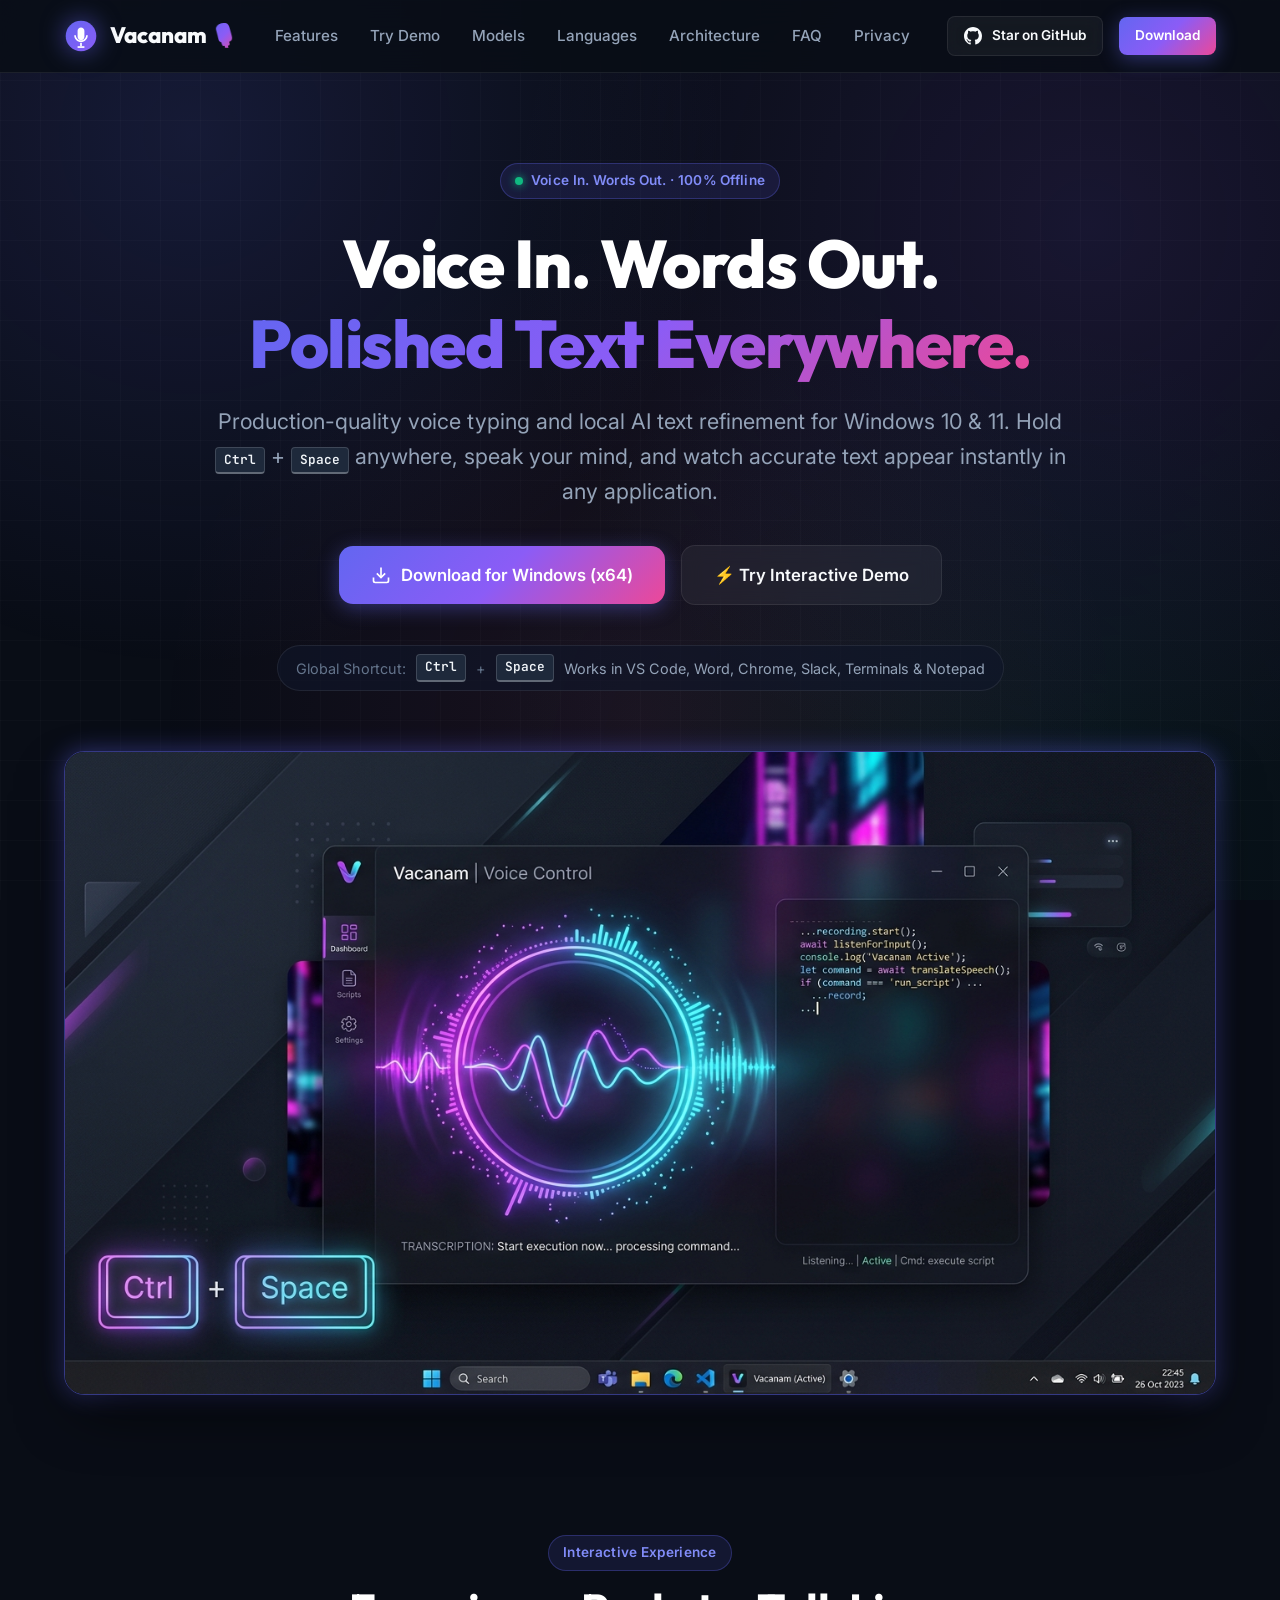
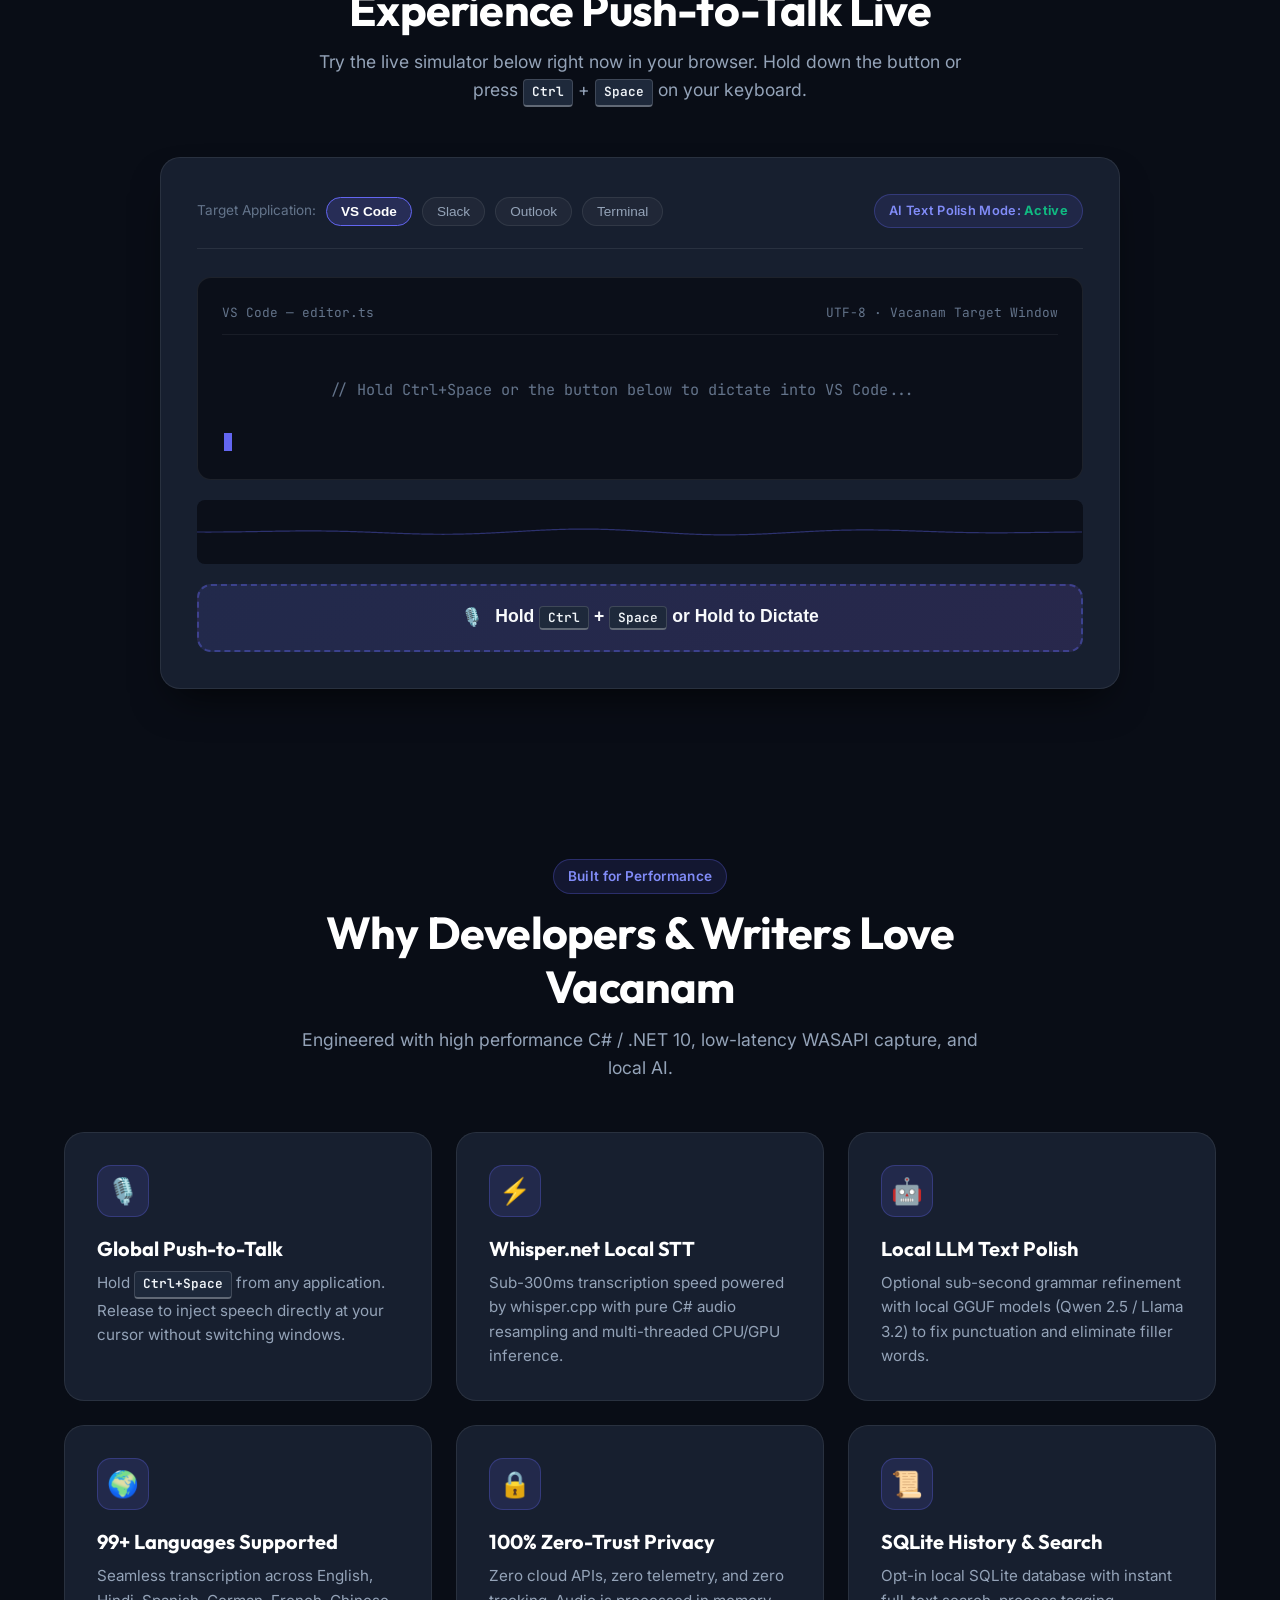
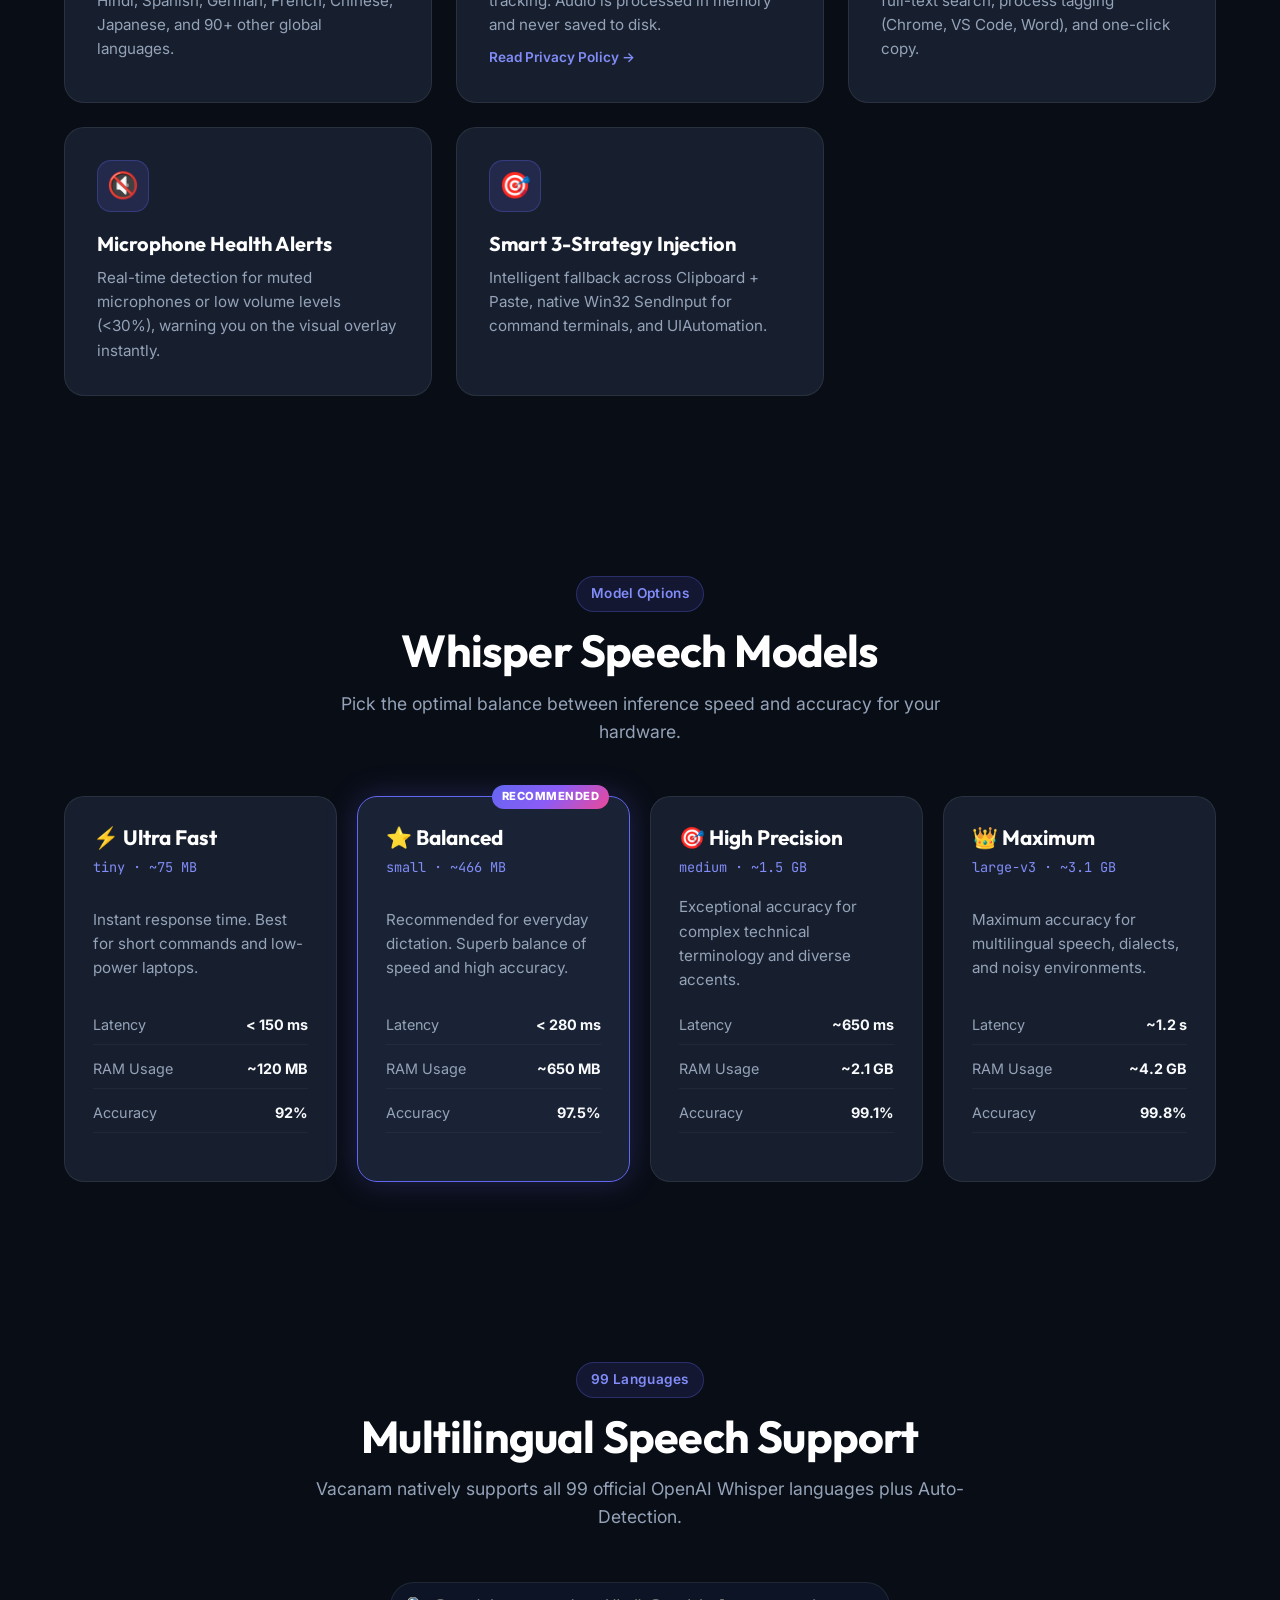
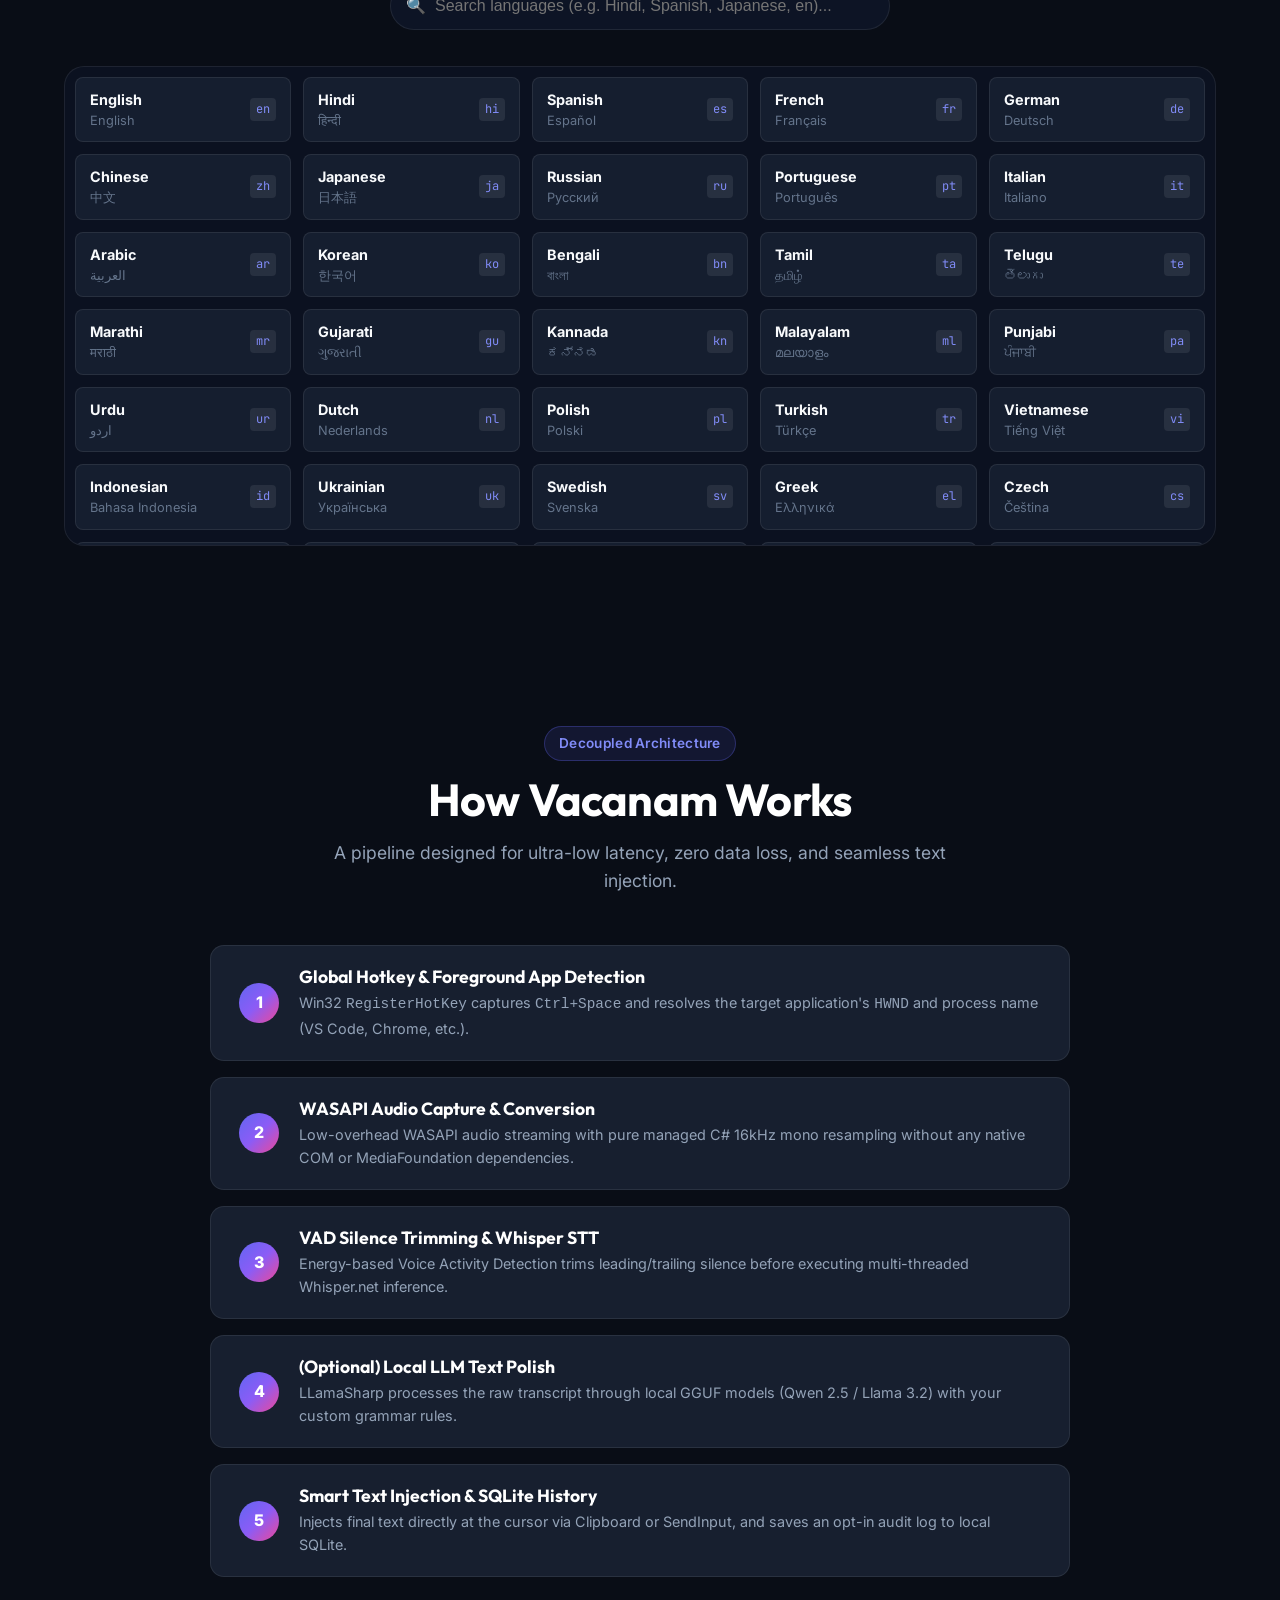
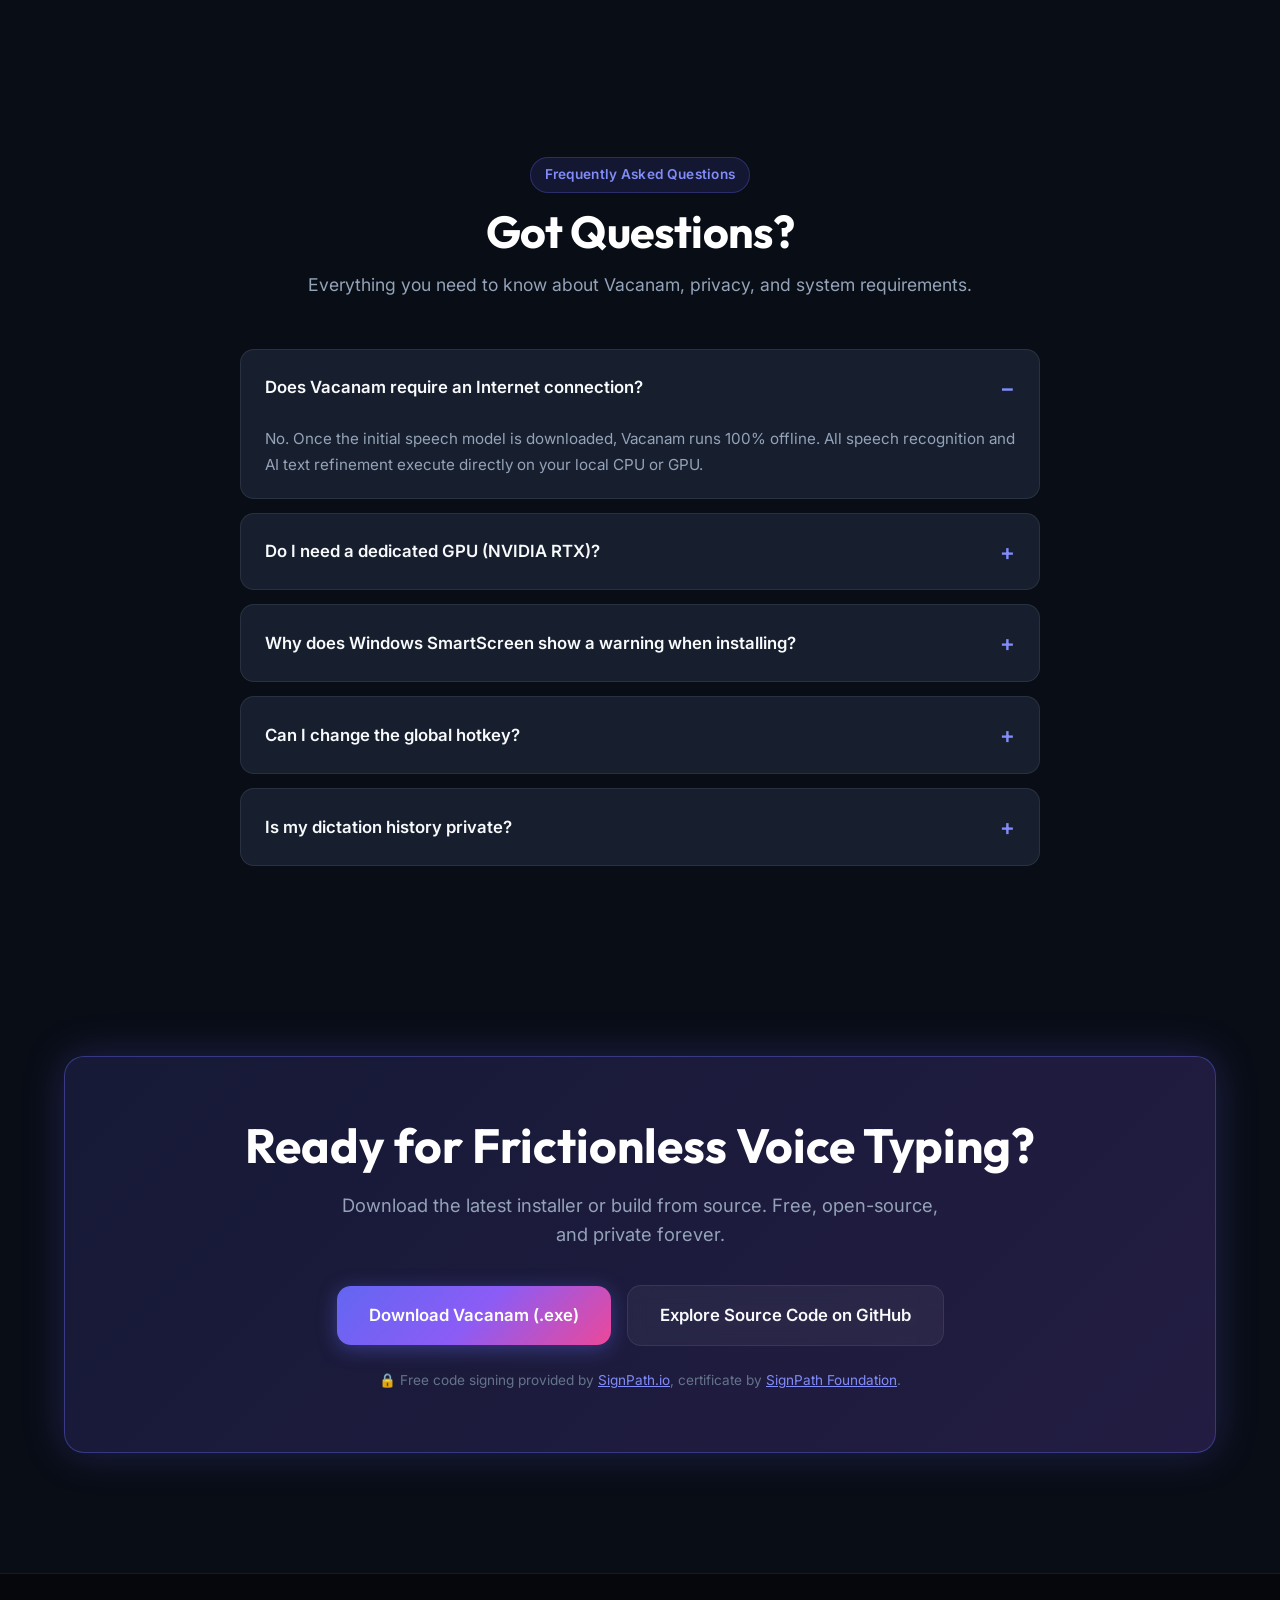
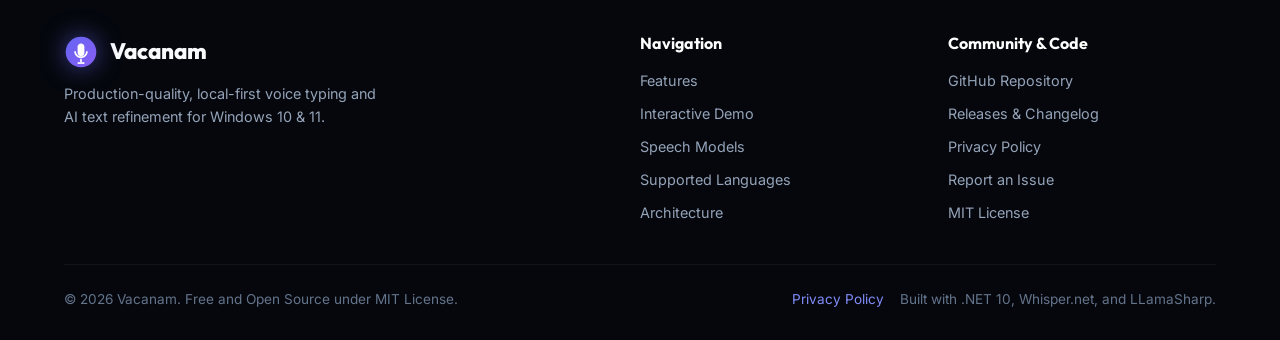
<file: docs/index.html>
<!DOCTYPE html>
<html lang="en">
<head>
  <meta charset="UTF-8">
  <meta name="viewport" content="width=device-width, initial-scale=1.0">
  <title>Vacanam — Voice In. Words Out. | Local Voice Typing for Windows</title>
  
  <!-- SEO Meta Tags -->
  <meta name="description" content="Vacanam: Voice In. Words Out. A free, 100% offline, local-first voice typing and AI text refinement application for Windows. Hold Ctrl+Space anywhere to dictate naturally.">
  <meta name="keywords" content="voice in words out, voice typing, speech to text, whisper, whisper.net, local ai, windows dictation, push to talk, llama, local llm, offline speech recognition, stt, csharp, dotnet, dotnet10, wpf, windows 11, privacy, open source, productivity, devtools, speech recognition, voice control, zero telemetry">
  <meta name="author" content="avikeid2007">
  
  <!-- Open Graph / Social Media -->
  <meta property="og:type" content="website">
  <meta property="og:title" content="Vacanam — Voice In. Words Out. | Local Voice Typing for Windows">
  <meta property="og:description" content="Voice In. Words Out. Hold Ctrl+Space anywhere, speak naturally, and watch polished words appear instantly. 100% offline & private.">
  <meta property="og:image" content="assets/hero-mockup.jpg">
  <meta property="og:url" content="https://avikeid2007.github.io/Vacanam/">
  
  <!-- Twitter Card -->
  <meta name="twitter:card" content="summary_large_image">
  <meta name="twitter:title" content="Vacanam — Voice In. Words Out.">
  <meta name="twitter:description" content="Sub-second local voice typing and grammar polish with Whisper.net & LLamaSharp. Zero cloud dependencies.">
  <meta name="twitter:image" content="assets/hero-mockup.jpg">
  
  <!-- Google Fonts -->
  <link rel="preconnect" href="https://fonts.googleapis.com">
  <link rel="preconnect" href="https://fonts.gstatic.com" crossorigin>
  <link href="https://fonts.googleapis.com/css2?family=Inter:wght@400;500;600;700&family=JetBrains+Mono:wght@400;500;700&family=Outfit:wght@600;700;800;900&display=swap" rel="stylesheet">
  
  <!-- Styles -->
  <link rel="stylesheet" href="styles.css">
</head>
<body>

  <!-- Ambient Glow & Grid Background -->
  <div class="bg-mesh"></div>
  <div class="bg-grid"></div>

  <!-- ── Header ───────────────────────────────────────────────────────────── -->
  <header class="site-header">
    <div class="container nav-container">
      <a href="#" class="brand-logo">
        <svg viewBox="0 0 40 40" fill="none" xmlns="http://www.w3.org/2000/svg">
          <circle cx="20" cy="20" r="18" fill="url(#brandGrad)" />
          <path d="M20 10C17.79 10 16 11.79 16 14V21C16 23.21 17.79 25 20 25C22.21 25 24 23.21 24 21V14C24 11.79 22.21 10 20 10Z" fill="white"/>
          <path d="M12 19C12 23.42 15.58 27 20 27C24.42 27 28 23.42 28 19H26C26 22.31 23.31 25 20 25C16.69 25 14 22.31 14 19H12Z" fill="white"/>
          <path d="M19 28H21V32H19V28Z" fill="white"/>
          <path d="M16 32H24V34H16V32Z" fill="white"/>
          <defs>
            <linearGradient id="brandGrad" x1="0" y1="0" x2="40" y2="40" gradientUnits="userSpaceOnUse">
              <stop stop-color="#6366F1"/>
              <stop offset="1" stop-color="#8B5CF6"/>
            </linearGradient>
          </defs>
        </svg>
        <span>Vacanam <span class="gradient-text">🎙️</span></span>
      </a>

      <ul class="nav-links">
        <li><a href="#features">Features</a></li>
        <li><a href="#playground">Try Demo</a></li>
        <li><a href="#models">Models</a></li>
        <li><a href="#languages">Languages</a></li>
        <li><a href="#architecture">Architecture</a></li>
        <li><a href="#faq">FAQ</a></li>
        <li><a href="privacy.html">Privacy</a></li>
      </ul>

      <div class="nav-actions">
        <a href="https://github.com/avikeid2007/Vacanam" target="_blank" rel="noopener" class="btn btn-secondary btn-sm">
          <svg height="18" width="18" viewBox="0 0 16 16" fill="currentColor"><path d="M8 0C3.58 0 0 3.58 0 8c0 3.54 2.29 6.53 5.47 7.59.4.07.55-.17.55-.38 0-.19-.01-.82-.01-1.49-2.01.37-2.53-.49-2.69-.94-.09-.23-.48-.94-.82-1.13-.28-.15-.68-.52-.01-.53.63-.01 1.08.58 1.23.82.72 1.21 1.87.87 2.33.66.07-.52.28-.87.51-1.07-1.78-.2-3.64-.89-3.64-3.95 0-.87.31-1.59.82-2.15-.08-.2-.36-1.02.08-2.12 0 0 .67-.21 2.2.82.64-.18 1.32-.27 2-.27.68 0 1.36.09 2 .27 1.53-1.04 2.2-.82 2.2-.82.44 1.1.16 1.92.08 2.12.51.56.82 1.27.82 2.15 0 3.07-1.87 3.75-3.65 3.95.29.25.54.73.54 1.48 0 1.07-.01 1.93-.01 2.2 0 .21.15.46.55.38A8.013 8.013 0 0016 8c0-4.42-3.58-8-8-8z"/></svg>
          <span>Star on GitHub</span>
        </a>
        <a href="https://github.com/avikeid2007/Vacanam/releases/latest" target="_blank" rel="noopener" class="btn btn-primary btn-sm">
          <span>Download</span>
        </a>
      </div>
    </div>
  </header>

  <!-- ── Hero Section ──────────────────────────────────────────────────────── -->
  <section class="hero-section">
    <div class="container">
      <div class="hero-content">
        <div class="badge pulse">
          <span>Voice In. Words Out. · 100% Offline</span>
        </div>
        
        <h1 class="hero-title">
          Voice In. Words Out. <br>
          <span class="gradient-text">Polished Text Everywhere.</span>
        </h1>
        
        <p class="hero-subtitle">
          Production-quality voice typing and local AI text refinement for Windows 10 & 11.
          Hold <kbd class="key-badge">Ctrl</kbd> + <kbd class="key-badge">Space</kbd> anywhere, speak your mind, and watch accurate text appear instantly in any application.
        </p>

        <div class="hero-cta">
          <a href="https://github.com/avikeid2007/Vacanam/releases/latest" target="_blank" rel="noopener" class="btn btn-primary btn-lg btn-glow">
            <svg width="20" height="20" viewBox="0 0 24 24" fill="none" stroke="currentColor" stroke-width="2"><path d="M21 15v4a2 2 0 0 1-2 2H5a2 2 0 0 1-2-2v-4"/><polyline points="7 10 12 15 17 10"/><line x1="12" y1="15" x2="12" y2="3"/></svg>
            <span>Download for Windows (x64)</span>
          </a>
          <a href="#playground" class="btn btn-secondary btn-lg">
            <span>⚡ Try Interactive Demo</span>
          </a>
        </div>

        <div class="hero-shortcut-hint">
          <span>Global Shortcut:</span>
          <kbd class="key-badge">Ctrl</kbd> + <kbd class="key-badge">Space</kbd>
          <span style="color: var(--text-secondary);">Works in VS Code, Word, Chrome, Slack, Terminals & Notepad</span>
        </div>
      </div>

      <!-- App Mockup Banner -->
      <div class="hero-visual">
        <img src="assets/hero-mockup.jpg" alt="Vacanam Windows 11 Voice Control Desktop Mockup" width="1200" height="675">
      </div>
    </div>
  </section>

  <!-- ── Interactive Playground / Simulator ────────────────────────────────── -->
  <section id="playground" class="playground-section">
    <div class="container">
      <div class="section-header">
        <div class="badge">Interactive Experience</div>
        <h2 class="section-title">Experience Push-to-Talk Live</h2>
        <p class="section-desc">Try the live simulator below right now in your browser. Hold down the button or press <kbd class="key-badge">Ctrl</kbd> + <kbd class="key-badge">Space</kbd> on your keyboard.</p>
      </div>

      <div class="simulator-container">
        <div class="simulator-topbar">
          <div class="target-app-selector">
            <span style="font-size: 0.85rem; color: var(--text-muted);">Target Application:</span>
            <button class="app-chip active">VS Code</button>
            <button class="app-chip">Slack</button>
            <button class="app-chip">Outlook</button>
            <button class="app-chip">Terminal</button>
          </div>
          <div class="badge" style="font-size: 0.8rem;">
            <span>AI Text Polish Mode: <strong style="color: #10B981;">Active</strong></span>
          </div>
        </div>

        <!-- Editor Target Mockup -->
        <div class="editor-mockup">
          <div class="editor-header">
            <span id="targetAppTitle">VS Code — editor.ts</span>
            <span>UTF-8 · Vacanam Target Window</span>
          </div>
          <div class="typing-text" id="typingOutput">
            <span style="color: var(--text-muted);">// Hold Ctrl+Space or the button below to dictate into VS Code...</span>
          </div>
          <span class="cursor-blink"></span>
        </div>

        <!-- Simulated Audio Waveform -->
        <canvas id="waveformCanvas" class="canvas-waveform"></canvas>

        <!-- Push to talk button -->
        <button id="pttBtn" class="ptt-interactive-btn">
          <span>🎙️</span>
          <span>Hold <kbd class="key-badge">Ctrl</kbd> + <kbd class="key-badge">Space</kbd> or <strong>Hold to Dictate</strong></span>
        </button>
      </div>
    </div>
  </section>

  <!-- ── Features Section ─────────────────────────────────────────────────── -->
  <section id="features" class="features-section">
    <div class="container">
      <div class="section-header">
        <div class="badge">Built for Performance</div>
        <h2 class="section-title">Why Developers & Writers Love Vacanam</h2>
        <p class="section-desc">Engineered with high performance C# / .NET 10, low-latency WASAPI capture, and local AI.</p>
      </div>

      <div class="features-grid">
        <div class="feature-card">
          <div class="feature-icon">🎙️</div>
          <h3 class="feature-title">Global Push-to-Talk</h3>
          <p class="feature-desc">Hold <kbd class="key-badge">Ctrl+Space</kbd> from any application. Release to inject speech directly at your cursor without switching windows.</p>
        </div>

        <div class="feature-card">
          <div class="feature-icon">⚡</div>
          <h3 class="feature-title">Whisper.net Local STT</h3>
          <p class="feature-desc">Sub-300ms transcription speed powered by whisper.cpp with pure C# audio resampling and multi-threaded CPU/GPU inference.</p>
        </div>

        <div class="feature-card">
          <div class="feature-icon">🤖</div>
          <h3 class="feature-title">Local LLM Text Polish</h3>
          <p class="feature-desc">Optional sub-second grammar refinement with local GGUF models (Qwen 2.5 / Llama 3.2) to fix punctuation and eliminate filler words.</p>
        </div>

        <div class="feature-card">
          <div class="feature-icon">🌍</div>
          <h3 class="feature-title">99+ Languages Supported</h3>
          <p class="feature-desc">Seamless transcription across English, Hindi, Spanish, German, French, Chinese, Japanese, and 90+ other global languages.</p>
        </div>

        <div class="feature-card">
          <div class="feature-icon">🔒</div>
          <h3 class="feature-title">100% Zero-Trust Privacy</h3>
          <p class="feature-desc">Zero cloud APIs, zero telemetry, and zero tracking. Audio is processed in memory and never saved to disk.</p>
          <a href="privacy.html" style="color: var(--text-accent); font-weight: 600; font-size: 0.85rem; display: inline-flex; align-items: center; gap: 4px; margin-top: 10px;">Read Privacy Policy →</a>
        </div>

        <div class="feature-card">
          <div class="feature-icon">📜</div>
          <h3 class="feature-title">SQLite History & Search</h3>
          <p class="feature-desc">Opt-in local SQLite database with instant full-text search, process tagging (Chrome, VS Code, Word), and one-click copy.</p>
        </div>

        <div class="feature-card">
          <div class="feature-icon">🔇</div>
          <h3 class="feature-title">Microphone Health Alerts</h3>
          <p class="feature-desc">Real-time detection for muted microphones or low volume levels (&lt;30%), warning you on the visual overlay instantly.</p>
        </div>

        <div class="feature-card">
          <div class="feature-icon">🎯</div>
          <h3 class="feature-title">Smart 3-Strategy Injection</h3>
          <p class="feature-desc">Intelligent fallback across Clipboard + Paste, native Win32 SendInput for command terminals, and UIAutomation.</p>
        </div>
      </div>
    </div>
  </section>

  <!-- ── Model Matrix ─────────────────────────────────────────────────────── -->
  <section id="models" class="models-section">
    <div class="container">
      <div class="section-header">
        <div class="badge">Model Options</div>
        <h2 class="section-title">Whisper Speech Models</h2>
        <p class="section-desc">Pick the optimal balance between inference speed and accuracy for your hardware.</p>
      </div>

      <div class="models-grid">
        <div class="model-card">
          <div class="model-header">
            <h3 class="model-name">⚡ Ultra Fast</h3>
            <span class="model-size-badge">tiny · ~75 MB</span>
          </div>
          <p class="feature-desc">Instant response time. Best for short commands and low-power laptops.</p>
          <ul class="model-stats">
            <li><span>Latency</span> <strong>&lt; 150 ms</strong></li>
            <li><span>RAM Usage</span> <strong>~120 MB</strong></li>
            <li><span>Accuracy</span> <strong>92%</strong></li>
          </ul>
        </div>

        <div class="model-card recommended">
          <div class="model-header">
            <h3 class="model-name">⭐ Balanced</h3>
            <span class="model-size-badge">small · ~466 MB</span>
          </div>
          <p class="feature-desc">Recommended for everyday dictation. Superb balance of speed and high accuracy.</p>
          <ul class="model-stats">
            <li><span>Latency</span> <strong>&lt; 280 ms</strong></li>
            <li><span>RAM Usage</span> <strong>~650 MB</strong></li>
            <li><span>Accuracy</span> <strong>97.5%</strong></li>
          </ul>
        </div>

        <div class="model-card">
          <div class="model-header">
            <h3 class="model-name">🎯 High Precision</h3>
            <span class="model-size-badge">medium · ~1.5 GB</span>
          </div>
          <p class="feature-desc">Exceptional accuracy for complex technical terminology and diverse accents.</p>
          <ul class="model-stats">
            <li><span>Latency</span> <strong>~650 ms</strong></li>
            <li><span>RAM Usage</span> <strong>~2.1 GB</strong></li>
            <li><span>Accuracy</span> <strong>99.1%</strong></li>
          </ul>
        </div>

        <div class="model-card">
          <div class="model-header">
            <h3 class="model-name">👑 Maximum</h3>
            <span class="model-size-badge">large-v3 · ~3.1 GB</span>
          </div>
          <p class="feature-desc">Maximum accuracy for multilingual speech, dialects, and noisy environments.</p>
          <ul class="model-stats">
            <li><span>Latency</span> <strong>~1.2 s</strong></li>
            <li><span>RAM Usage</span> <strong>~4.2 GB</strong></li>
            <li><span>Accuracy</span> <strong>99.8%</strong></li>
          </ul>
        </div>
      </div>
    </div>
  </section>

  <!-- ── Supported Languages ──────────────────────────────────────────────── -->
  <section id="languages" class="languages-section">
    <div class="container">
      <div class="section-header">
        <div class="badge" id="langCountBadge">99 Languages</div>
        <h2 class="section-title">Multilingual Speech Support</h2>
        <p class="section-desc">Vacanam natively supports all 99 official OpenAI Whisper languages plus Auto-Detection.</p>
      </div>

      <div class="lang-search-bar">
        <span class="lang-search-icon">🔍</span>
        <input type="text" id="langSearchInput" class="lang-search-input" placeholder="Search languages (e.g. Hindi, Spanish, Japanese, en)...">
      </div>

      <div id="languagesGrid" class="languages-grid">
        <!-- Injected via JavaScript -->
      </div>
    </div>
  </section>

  <!-- ── Architecture Pipeline ────────────────────────────────────────────── -->
  <section id="architecture" class="arch-section">
    <div class="container">
      <div class="section-header">
        <div class="badge">Decoupled Architecture</div>
        <h2 class="section-title">How Vacanam Works</h2>
        <p class="section-desc">A pipeline designed for ultra-low latency, zero data loss, and seamless text injection.</p>
      </div>

      <div class="pipeline-diagram">
        <div class="pipeline-step">
          <div class="step-num">1</div>
          <div class="step-info">
            <h4>Global Hotkey & Foreground App Detection</h4>
            <p>Win32 <code>RegisterHotKey</code> captures <code>Ctrl+Space</code> and resolves the target application's <code>HWND</code> and process name (VS Code, Chrome, etc.).</p>
          </div>
        </div>

        <div class="pipeline-step">
          <div class="step-num">2</div>
          <div class="step-info">
            <h4>WASAPI Audio Capture & Conversion</h4>
            <p>Low-overhead WASAPI audio streaming with pure managed C# 16kHz mono resampling without any native COM or MediaFoundation dependencies.</p>
          </div>
        </div>

        <div class="pipeline-step">
          <div class="step-num">3</div>
          <div class="step-info">
            <h4>VAD Silence Trimming & Whisper STT</h4>
            <p>Energy-based Voice Activity Detection trims leading/trailing silence before executing multi-threaded Whisper.net inference.</p>
          </div>
        </div>

        <div class="pipeline-step">
          <div class="step-num">4</div>
          <div class="step-info">
            <h4>(Optional) Local LLM Text Polish</h4>
            <p>LLamaSharp processes the raw transcript through local GGUF models (Qwen 2.5 / Llama 3.2) with your custom grammar rules.</p>
          </div>
        </div>

        <div class="pipeline-step">
          <div class="step-num">5</div>
          <div class="step-info">
            <h4>Smart Text Injection & SQLite History</h4>
            <p>Injects final text directly at the cursor via Clipboard or SendInput, and saves an opt-in audit log to local SQLite.</p>
          </div>
        </div>
      </div>
    </div>
  </section>

  <!-- ── FAQ Section ──────────────────────────────────────────────────────── -->
  <section id="faq" class="faq-section">
    <div class="container">
      <div class="section-header">
        <div class="badge">Frequently Asked Questions</div>
        <h2 class="section-title">Got Questions?</h2>
        <p class="section-desc">Everything you need to know about Vacanam, privacy, and system requirements.</p>
      </div>

      <div class="faq-list">
        <div class="faq-item active">
          <div class="faq-question">Does Vacanam require an Internet connection?</div>
          <div class="faq-answer">No. Once the initial speech model is downloaded, Vacanam runs 100% offline. All speech recognition and AI text refinement execute directly on your local CPU or GPU.</div>
        </div>

        <div class="faq-item">
          <div class="faq-question">Do I need a dedicated GPU (NVIDIA RTX)?</div>
          <div class="faq-answer">No. Vacanam is heavily optimized for multi-threaded CPU inference. The Ultra Fast (tiny) and Balanced (small) models run smoothly on standard laptops with Intel/AMD processors. CUDA acceleration is available if you have an NVIDIA GPU.</div>
        </div>

        <div class="faq-item">
          <div class="faq-question">Why does Windows SmartScreen show a warning when installing?</div>
          <div class="faq-answer">Vacanam is a free, open-source application built with GitHub Actions. Because it does not use an expensive commercial EV Code Signing certificate, Windows Defender SmartScreen displays a standard informational prompt. Click <strong>More info → Run anyway</strong> to install safely.</div>
        </div>

        <div class="faq-item">
          <div class="faq-question">Can I change the global hotkey?</div>
          <div class="faq-answer">Yes! Open Vacanam Settings from the System Tray icon to configure your preferred shortcut and toggle Push-to-Talk vs Toggle recording modes.</div>
        </div>

        <div class="faq-item">
          <div class="faq-question">Is my dictation history private?</div>
          <div class="faq-answer">Yes, 100%. History recording is completely opt-in and disabled by default. When enabled, records are saved exclusively to a local SQLite database in your <code>%LOCALAPPDATA%\Vacanam\</code> folder.</div>
        </div>
      </div>
    </div>
  </section>

  <!-- ── Call to Action ───────────────────────────────────────────────────── -->
  <section class="cta-section">
    <div class="container">
      <div class="cta-card">
        <h2 class="cta-title">Ready for Frictionless Voice Typing?</h2>
        <p class="cta-desc">Download the latest installer or build from source. Free, open-source, and private forever.</p>
        <div class="hero-cta" style="margin-bottom: 0;">
          <a href="https://github.com/avikeid2007/Vacanam/releases/latest" target="_blank" rel="noopener" class="btn btn-primary btn-lg btn-glow">
            <span>Download Vacanam (.exe)</span>
          </a>
          <a href="https://github.com/avikeid2007/Vacanam" target="_blank" rel="noopener" class="btn btn-secondary btn-lg">
            <span>Explore Source Code on GitHub</span>
          </a>
        </div>
        <p style="font-size: 0.85rem; color: var(--text-muted); margin-top: 24px;">
          🔒 Free code signing provided by <a href="https://signpath.io" target="_blank" rel="noopener" style="color: var(--text-accent); text-decoration: underline;">SignPath.io</a>, certificate by <a href="https://signpath.org" target="_blank" rel="noopener" style="color: var(--text-accent); text-decoration: underline;">SignPath Foundation</a>.
        </p>
      </div>
    </div>
  </section>

  <!-- ── Footer ───────────────────────────────────────────────────────────── -->
  <footer class="site-footer">
    <div class="container">
      <div class="footer-grid">
        <div class="footer-brand">
          <div class="brand-logo">
            <svg viewBox="0 0 40 40" fill="none" xmlns="http://www.w3.org/2000/svg" width="28" height="28">
              <circle cx="20" cy="20" r="18" fill="url(#brandGradFooter)" />
              <path d="M20 10C17.79 10 16 11.79 16 14V21C16 23.21 17.79 25 20 25C22.21 25 24 23.21 24 21V14C24 11.79 22.21 10 20 10Z" fill="white"/>
              <path d="M12 19C12 23.42 15.58 27 20 27C24.42 27 28 23.42 28 19H26C26 22.31 23.31 25 20 25C16.69 25 14 22.31 14 19H12Z" fill="white"/>
              <path d="M19 28H21V32H19V28Z" fill="white"/>
              <path d="M16 32H24V34H16V32Z" fill="white"/>
              <defs>
                <linearGradient id="brandGradFooter" x1="0" y1="0" x2="40" y2="40" gradientUnits="userSpaceOnUse">
                  <stop stop-color="#6366F1"/>
                  <stop offset="1" stop-color="#8B5CF6"/>
                </linearGradient>
              </defs>
            </svg>
            <span>Vacanam</span>
          </div>
          <p>Production-quality, local-first voice typing and AI text refinement for Windows 10 & 11.</p>
        </div>

        <div class="footer-col">
          <h5>Navigation</h5>
          <ul class="footer-links">
            <li><a href="#features">Features</a></li>
            <li><a href="#playground">Interactive Demo</a></li>
            <li><a href="#models">Speech Models</a></li>
            <li><a href="#languages">Supported Languages</a></li>
            <li><a href="#architecture">Architecture</a></li>
          </ul>
        </div>

        <div class="footer-col">
          <h5>Community & Code</h5>
          <ul class="footer-links">
            <li><a href="https://github.com/avikeid2007/Vacanam" target="_blank" rel="noopener">GitHub Repository</a></li>
            <li><a href="https://github.com/avikeid2007/Vacanam/releases" target="_blank" rel="noopener">Releases & Changelog</a></li>
            <li><a href="privacy.html">Privacy Policy</a></li>
            <li><a href="https://github.com/avikeid2007/Vacanam/issues" target="_blank" rel="noopener">Report an Issue</a></li>
            <li><a href="https://github.com/avikeid2007/Vacanam/blob/main/LICENSE" target="_blank" rel="noopener">MIT License</a></li>
          </ul>
        </div>
      </div>

      <div class="footer-bottom">
        <span>© 2026 Vacanam. Free and Open Source under MIT License.</span>
        <span><a href="privacy.html" style="color: var(--text-accent); margin-right: 12px;">Privacy Policy</a> Built with .NET 10, Whisper.net, and LLamaSharp.</span>
      </div>
    </div>
  </footer>

  <!-- Scripts -->
  <script src="app.js"></script>
</body>
</html>
</file>
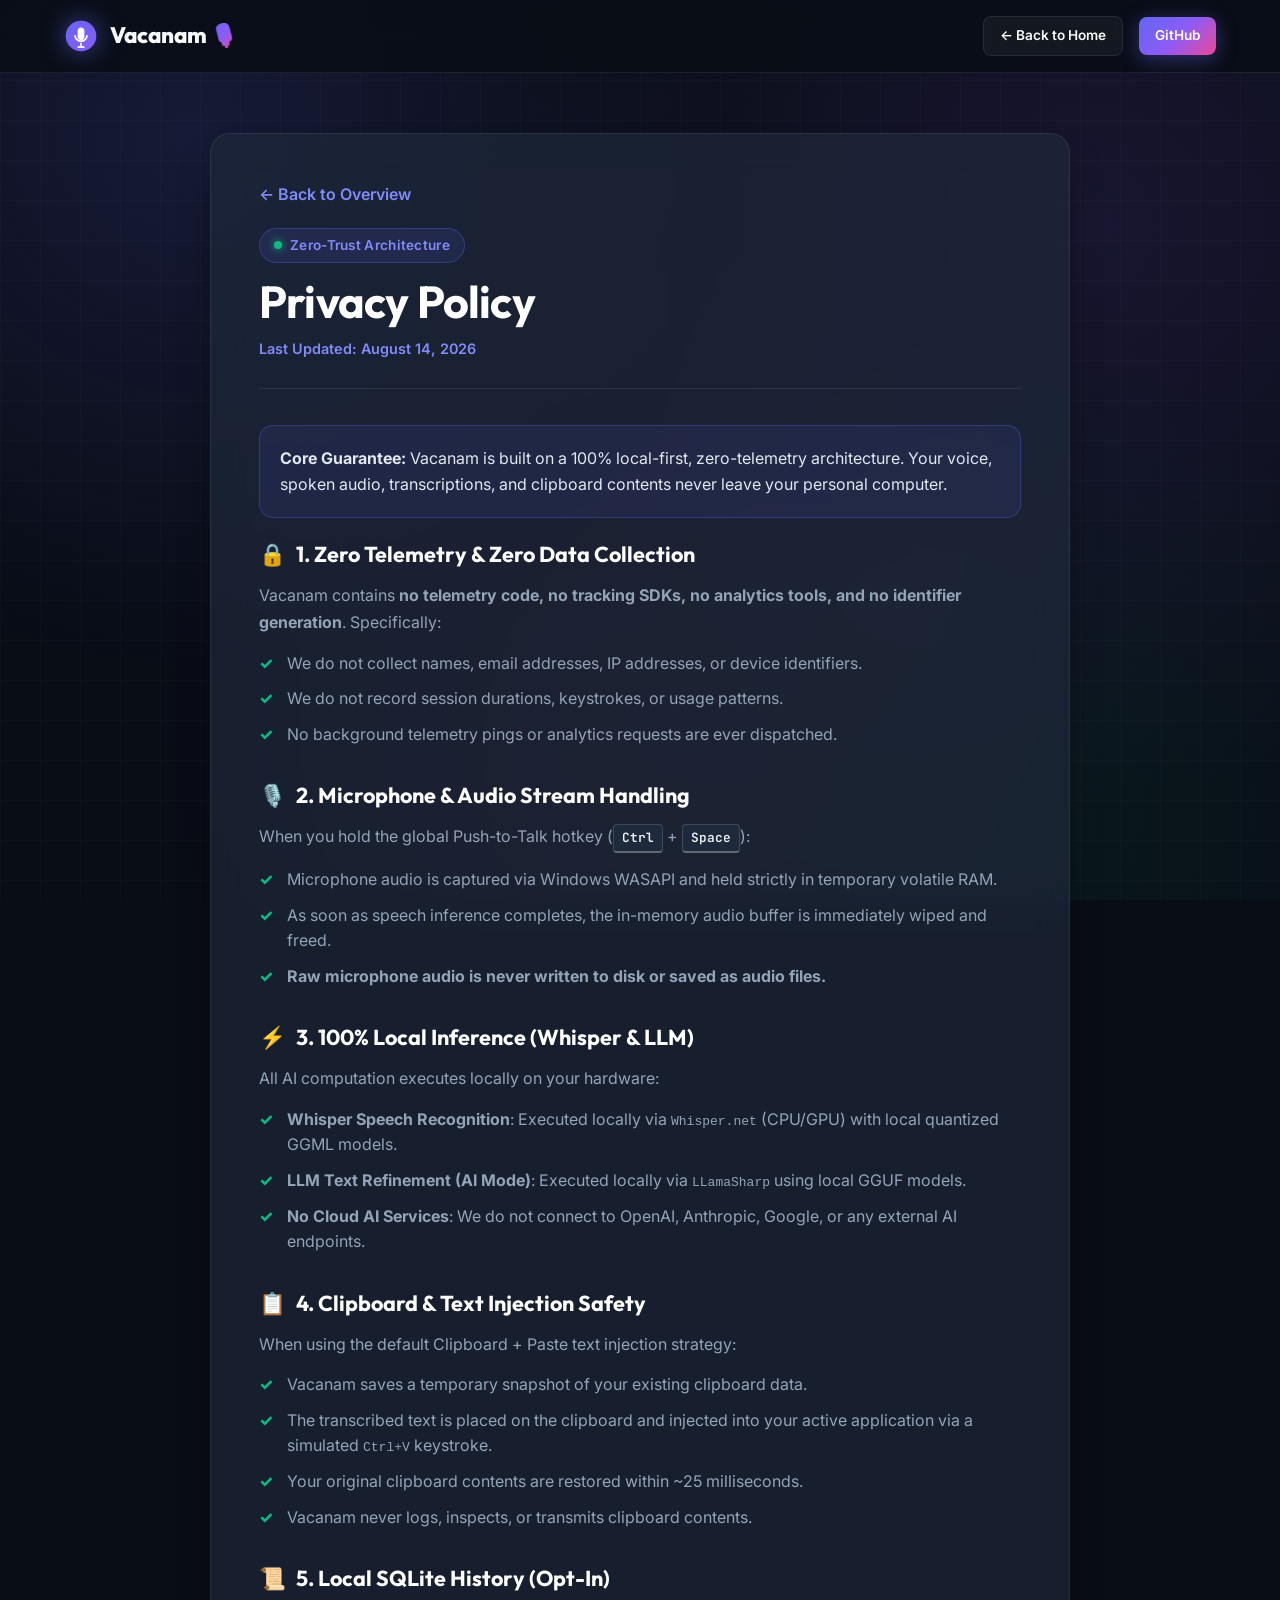
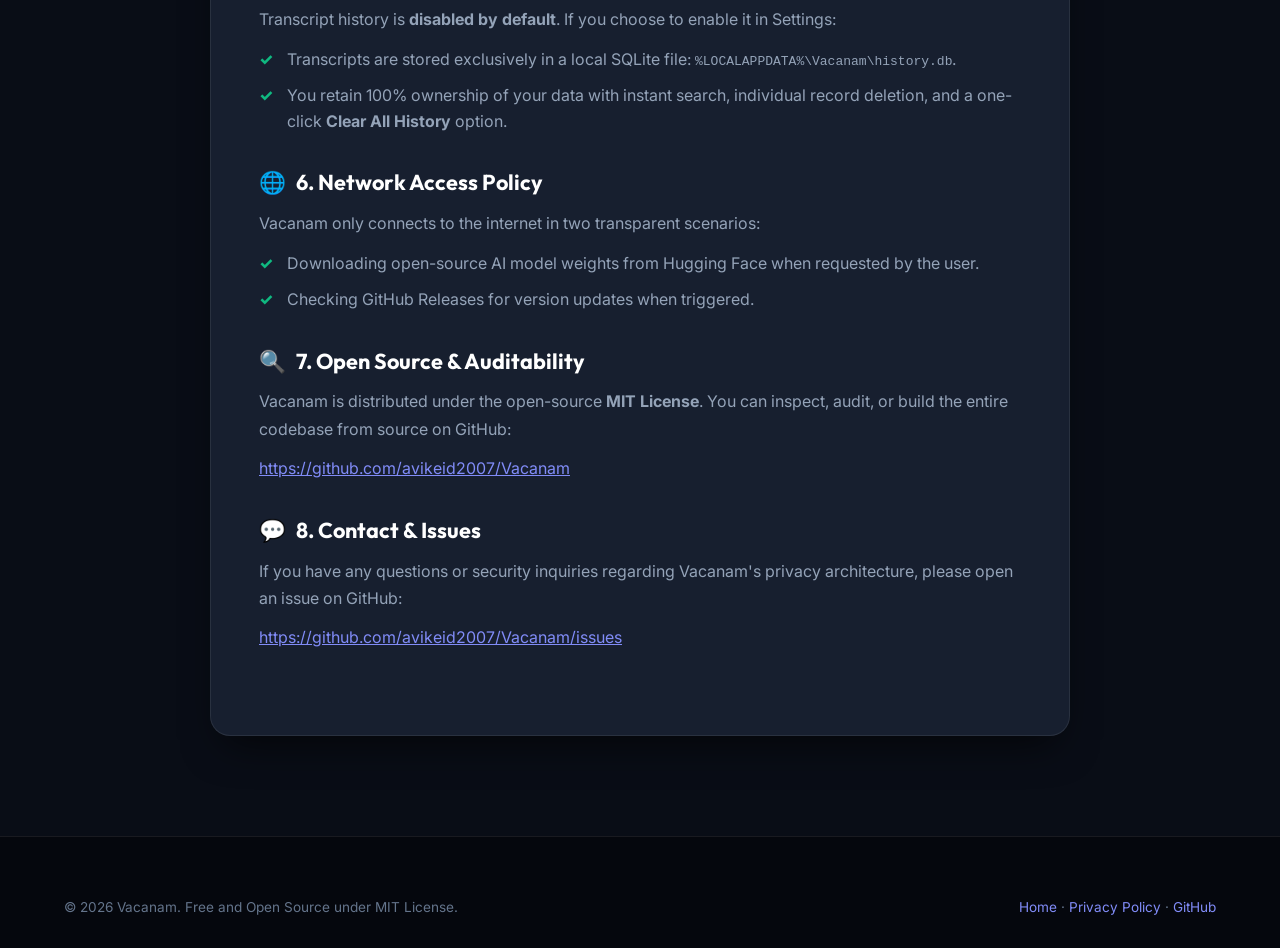
<file: docs/privacy.html>
<!DOCTYPE html>
<html lang="en">
<head>
  <meta charset="UTF-8">
  <meta name="viewport" content="width=device-width, initial-scale=1.0">
  <title>Privacy Policy — Vacanam Local Voice Typing</title>
  
  <!-- SEO Meta Tags -->
  <meta name="description" content="Vacanam Privacy Policy. 100% offline, zero telemetry, local speech processing on Windows. Your audio and text never leave your machine.">
  <meta name="keywords" content="vacanam privacy policy, offline speech privacy, local ai voice typing privacy, zero telemetry">
  <meta name="author" content="avikeid2007">
  
  <!-- Open Graph -->
  <meta property="og:type" content="website">
  <meta property="og:title" content="Privacy Policy — Vacanam Local Voice Typing">
  <meta property="og:description" content="Zero telemetry, 100% offline inference. Audio is processed in memory and never saved to disk.">
  <meta property="og:image" content="assets/hero-mockup.jpg">
  <meta property="og:url" content="https://avikeid2007.github.io/Vacanam/privacy.html">
  
  <!-- Google Fonts -->
  <link rel="preconnect" href="https://fonts.googleapis.com">
  <link rel="preconnect" href="https://fonts.gstatic.com" crossorigin>
  <link href="https://fonts.googleapis.com/css2?family=Inter:wght@400;500;600;700&family=JetBrains+Mono:wght@400;500;700&family=Outfit:wght@600;700;800;900&display=swap" rel="stylesheet">
  
  <!-- Styles -->
  <link rel="stylesheet" href="styles.css">
  <style>
    .privacy-content {
      max-width: 860px;
      margin: 60px auto 100px;
      background: var(--bg-card);
      backdrop-filter: blur(20px);
      -webkit-backdrop-filter: blur(20px);
      border: 1px solid var(--border-subtle);
      border-radius: var(--radius-lg);
      padding: 48px;
      box-shadow: var(--shadow-lg);
    }
    .privacy-header {
      border-bottom: 1px solid var(--border-subtle);
      padding-bottom: 28px;
      margin-bottom: 36px;
    }
    .privacy-title {
      font-size: clamp(2rem, 3.5vw, 2.8rem);
      margin-top: 12px;
      letter-spacing: -0.8px;
    }
    .privacy-date {
      color: var(--text-accent);
      font-size: 0.9rem;
      font-weight: 600;
      margin-top: 8px;
    }
    .privacy-section {
      margin-bottom: 36px;
    }
    .privacy-section h3 {
      font-size: 1.35rem;
      margin-bottom: 14px;
      color: #FFFFFF;
      display: flex;
      align-items: center;
      gap: 10px;
    }
    .privacy-section p {
      font-size: 1rem;
      color: var(--text-secondary);
      line-height: 1.7;
      margin-bottom: 12px;
    }
    .privacy-section ul {
      list-style: none;
      padding-left: 0;
      margin: 14px 0;
      display: flex;
      flex-direction: column;
      gap: 10px;
    }
    .privacy-section ul li {
      position: relative;
      padding-left: 28px;
      color: var(--text-secondary);
      line-height: 1.6;
    }
    .privacy-section ul li::before {
      content: '✓';
      position: absolute;
      left: 0;
      color: var(--success);
      font-weight: 800;
    }
    .callout-box {
      background: rgba(99, 102, 241, 0.1);
      border: 1px solid rgba(99, 102, 241, 0.3);
      border-radius: var(--radius-md);
      padding: 20px;
      margin: 24px 0;
    }
    .callout-box p {
      color: #E2E8F0;
      margin: 0;
    }
    .back-link {
      display: inline-flex;
      align-items: center;
      gap: 8px;
      color: var(--text-accent);
      font-weight: 600;
      margin-bottom: 20px;
      transition: transform var(--transition-fast);
    }
    .back-link:hover {
      transform: translateX(-4px);
    }
  </style>
</head>
<body>

  <!-- Ambient Background -->
  <div class="bg-mesh"></div>
  <div class="bg-grid"></div>

  <!-- ── Header ───────────────────────────────────────────────────────────── -->
  <header class="site-header">
    <div class="container nav-container">
      <a href="index.html" class="brand-logo">
        <svg viewBox="0 0 40 40" fill="none" xmlns="http://www.w3.org/2000/svg">
          <circle cx="20" cy="20" r="18" fill="url(#brandGrad)" />
          <path d="M20 10C17.79 10 16 11.79 16 14V21C16 23.21 17.79 25 20 25C22.21 25 24 23.21 24 21V14C24 11.79 22.21 10 20 10Z" fill="white"/>
          <path d="M12 19C12 23.42 15.58 27 20 27C24.42 27 28 23.42 28 19H26C26 22.31 23.31 25 20 25C16.69 25 14 22.31 14 19H12Z" fill="white"/>
          <path d="M19 28H21V32H19V28Z" fill="white"/>
          <path d="M16 32H24V34H16V32Z" fill="white"/>
          <defs>
            <linearGradient id="brandGrad" x1="0" y1="0" x2="40" y2="40" gradientUnits="userSpaceOnUse">
              <stop stop-color="#6366F1"/>
              <stop offset="1" stop-color="#8B5CF6"/>
            </linearGradient>
          </defs>
        </svg>
        <span>Vacanam <span class="gradient-text">🎙️</span></span>
      </a>

      <div class="nav-actions">
        <a href="index.html" class="btn btn-secondary btn-sm">
          <span>← Back to Home</span>
        </a>
        <a href="https://github.com/avikeid2007/Vacanam" target="_blank" rel="noopener" class="btn btn-primary btn-sm">
          <span>GitHub</span>
        </a>
      </div>
    </div>
  </header>

  <!-- ── Privacy Document Content ─────────────────────────────────────────── -->
  <main class="container">
    <div class="privacy-content">
      <a href="index.html" class="back-link">← Back to Overview</a>
      
      <div class="privacy-header">
        <div class="badge pulse">
          <span>Zero-Trust Architecture</span>
        </div>
        <h1 class="privacy-title">Privacy Policy</h1>
        <div class="privacy-date">Last Updated: August 14, 2026</div>
      </div>

      <div class="callout-box">
        <p><strong>Core Guarantee:</strong> Vacanam is built on a 100% local-first, zero-telemetry architecture. Your voice, spoken audio, transcriptions, and clipboard contents never leave your personal computer.</p>
      </div>

      <section class="privacy-section">
        <h3><span>🔒</span> 1. Zero Telemetry & Zero Data Collection</h3>
        <p>Vacanam contains <strong>no telemetry code, no tracking SDKs, no analytics tools, and no identifier generation</strong>. Specifically:</p>
        <ul>
          <li>We do not collect names, email addresses, IP addresses, or device identifiers.</li>
          <li>We do not record session durations, keystrokes, or usage patterns.</li>
          <li>No background telemetry pings or analytics requests are ever dispatched.</li>
        </ul>
      </section>

      <section class="privacy-section">
        <h3><span>🎙️</span> 2. Microphone & Audio Stream Handling</h3>
        <p>When you hold the global Push-to-Talk hotkey (<kbd class="key-badge">Ctrl</kbd> + <kbd class="key-badge">Space</kbd>):</p>
        <ul>
          <li>Microphone audio is captured via Windows WASAPI and held strictly in temporary volatile RAM.</li>
          <li>As soon as speech inference completes, the in-memory audio buffer is immediately wiped and freed.</li>
          <li><strong>Raw microphone audio is never written to disk or saved as audio files.</strong></li>
        </ul>
      </section>

      <section class="privacy-section">
        <h3><span>⚡</span> 3. 100% Local Inference (Whisper & LLM)</h3>
        <p>All AI computation executes locally on your hardware:</p>
        <ul>
          <li><strong>Whisper Speech Recognition</strong>: Executed locally via <code>Whisper.net</code> (CPU/GPU) with local quantized GGML models.</li>
          <li><strong>LLM Text Refinement (AI Mode)</strong>: Executed locally via <code>LLamaSharp</code> using local GGUF models.</li>
          <li><strong>No Cloud AI Services</strong>: We do not connect to OpenAI, Anthropic, Google, or any external AI endpoints.</li>
        </ul>
      </section>

      <section class="privacy-section">
        <h3><span>📋</span> 4. Clipboard & Text Injection Safety</h3>
        <p>When using the default Clipboard + Paste text injection strategy:</p>
        <ul>
          <li>Vacanam saves a temporary snapshot of your existing clipboard data.</li>
          <li>The transcribed text is placed on the clipboard and injected into your active application via a simulated <code>Ctrl+V</code> keystroke.</li>
          <li>Your original clipboard contents are restored within ~25 milliseconds.</li>
          <li>Vacanam never logs, inspects, or transmits clipboard contents.</li>
        </ul>
      </section>

      <section class="privacy-section">
        <h3><span>📜</span> 5. Local SQLite History (Opt-In)</h3>
        <p>Transcript history is <strong>disabled by default</strong>. If you choose to enable it in Settings:</p>
        <ul>
          <li>Transcripts are stored exclusively in a local SQLite file: <code>%LOCALAPPDATA%\Vacanam\history.db</code>.</li>
          <li>You retain 100% ownership of your data with instant search, individual record deletion, and a one-click <strong>Clear All History</strong> option.</li>
        </ul>
      </section>

      <section class="privacy-section">
        <h3><span>🌐</span> 6. Network Access Policy</h3>
        <p>Vacanam only connects to the internet in two transparent scenarios:</p>
        <ul>
          <li>Downloading open-source AI model weights from Hugging Face when requested by the user.</li>
          <li>Checking GitHub Releases for version updates when triggered.</li>
        </ul>
      </section>

      <section class="privacy-section">
        <h3><span>🔍</span> 7. Open Source & Auditability</h3>
        <p>Vacanam is distributed under the open-source <strong>MIT License</strong>. You can inspect, audit, or build the entire codebase from source on GitHub:</p>
        <p><a href="https://github.com/avikeid2007/Vacanam" target="_blank" rel="noopener" style="color: var(--text-accent); text-decoration: underline;">https://github.com/avikeid2007/Vacanam</a></p>
      </section>

      <section class="privacy-section">
        <h3><span>💬</span> 8. Contact & Issues</h3>
        <p>If you have any questions or security inquiries regarding Vacanam's privacy architecture, please open an issue on GitHub:</p>
        <p><a href="https://github.com/avikeid2007/Vacanam/issues" target="_blank" rel="noopener" style="color: var(--text-accent); text-decoration: underline;">https://github.com/avikeid2007/Vacanam/issues</a></p>
      </section>
    </div>
  </main>

  <!-- ── Footer ───────────────────────────────────────────────────────────── -->
  <footer class="site-footer">
    <div class="container">
      <div class="footer-bottom" style="border: none; padding: 0;">
        <span>© 2026 Vacanam. Free and Open Source under MIT License.</span>
        <span><a href="index.html" style="color: var(--text-accent);">Home</a> · <a href="privacy.html" style="color: var(--text-accent);">Privacy Policy</a> · <a href="https://github.com/avikeid2007/Vacanam" target="_blank" rel="noopener" style="color: var(--text-accent);">GitHub</a></span>
      </div>
    </div>
  </footer>

</body>
</html>
</file>
<file: docs/styles.css>
/* ═════════════════════════════════════════════════════════════════════════════
   Vacanam — Landing Page Design System
   Modern Windows 11 Fluent + Glassmorphism Dark Theme
   ═════════════════════════════════════════════════════════════════════════════ */

:root {
  /* Color Palette */
  --bg-primary: #090D16;
  --bg-secondary: #0F172A;
  --bg-card: rgba(30, 41, 59, 0.7);
  --bg-card-hover: rgba(51, 65, 85, 0.8);
  --bg-glass: rgba(15, 23, 42, 0.75);
  
  --border-subtle: rgba(255, 255, 255, 0.08);
  --border-focus: rgba(99, 102, 241, 0.5);
  --border-glow: rgba(139, 92, 246, 0.3);
  
  --text-primary: #F8FAFC;
  --text-secondary: #94A3B8;
  --text-muted: #64748B;
  --text-accent: #818CF8;
  
  --brand-primary: #6366F1;
  --brand-secondary: #8B5CF6;
  --brand-gradient: linear-gradient(135deg, #6366F1 0%, #8B5CF6 50%, #EC4899 100%);
  --brand-glow: 0 0 25px rgba(99, 102, 241, 0.45);
  
  --success: #10B981;
  --warning: #F59E0B;
  --info: #38BDF8;
  
  --font-heading: 'Outfit', -apple-system, BlinkMacSystemFont, 'Segoe UI', Roboto, sans-serif;
  --font-body: 'Inter', -apple-system, BlinkMacSystemFont, 'Segoe UI', Roboto, sans-serif;
  --font-mono: 'JetBrains Mono', 'Cascadia Code', Consolas, monospace;
  
  --radius-sm: 8px;
  --radius-md: 14px;
  --radius-lg: 20px;
  --radius-full: 9999px;
  
  --shadow-sm: 0 4px 12px rgba(0, 0, 0, 0.3);
  --shadow-md: 0 10px 30px -10px rgba(0, 0, 0, 0.5);
  --shadow-lg: 0 20px 40px -15px rgba(0, 0, 0, 0.7);
  --shadow-glow: 0 0 40px rgba(99, 102, 241, 0.25);
  
  --transition-fast: 0.15s cubic-bezier(0.4, 0, 0.2, 1);
  --transition-normal: 0.25s cubic-bezier(0.4, 0, 0.2, 1);
  --transition-slow: 0.4s cubic-bezier(0.4, 0, 0.2, 1);
}

/* ── Reset & Base ────────────────────────────────────────────────────────── */
*, *::before, *::after {
  box-sizing: border-box;
  margin: 0;
  padding: 0;
}

html {
  scroll-behavior: smooth;
  color-scheme: dark;
}

body {
  font-family: var(--font-body);
  background-color: var(--bg-primary);
  color: var(--text-primary);
  line-height: 1.6;
  overflow-x: hidden;
  position: relative;
  -webkit-font-smoothing: antialiased;
}

/* Background Glowing Mesh */
.bg-mesh {
  position: fixed;
  top: 0;
  left: 0;
  right: 0;
  bottom: 0;
  z-index: -1;
  pointer-events: none;
  background: 
    radial-gradient(circle at 15% 15%, rgba(99, 102, 241, 0.15) 0%, transparent 40%),
    radial-gradient(circle at 85% 25%, rgba(139, 92, 246, 0.12) 0%, transparent 45%),
    radial-gradient(circle at 50% 80%, rgba(236, 72, 153, 0.08) 0%, transparent 50%),
    radial-gradient(circle at 75% 90%, rgba(16, 185, 129, 0.08) 0%, transparent 40%);
  background-attachment: fixed;
}

.bg-grid {
  position: fixed;
  top: 0;
  left: 0;
  width: 100%;
  height: 100%;
  background-image: 
    linear-gradient(to right, rgba(255, 255, 255, 0.02) 1px, transparent 1px),
    linear-gradient(to bottom, rgba(255, 255, 255, 0.02) 1px, transparent 1px);
  background-size: 40px 40px;
  z-index: -1;
  pointer-events: none;
}

/* ── Typography & Helpers ────────────────────────────────────────────────── */
h1, h2, h3, h4, h5, h6 {
  font-family: var(--font-heading);
  font-weight: 700;
  line-height: 1.2;
  color: #FFFFFF;
}

p {
  color: var(--text-secondary);
}

a {
  color: inherit;
  text-decoration: none;
  transition: color var(--transition-fast);
}

.container {
  max-width: 1200px;
  margin: 0 auto;
  padding: 0 24px;
}

.gradient-text {
  background: var(--brand-gradient);
  -webkit-background-clip: text;
  -webkit-text-fill-color: transparent;
  background-clip: text;
}

.badge {
  display: inline-flex;
  align-items: center;
  gap: 8px;
  padding: 6px 14px;
  background: rgba(99, 102, 241, 0.12);
  border: 1px solid rgba(99, 102, 241, 0.3);
  border-radius: var(--radius-full);
  font-size: 0.85rem;
  font-weight: 600;
  color: var(--text-accent);
  letter-spacing: 0.3px;
}

.badge.pulse::before {
  content: '';
  width: 8px;
  height: 8px;
  background: var(--success);
  border-radius: 50%;
  box-shadow: 0 0 8px var(--success);
  animation: pulse-dot 2s infinite;
}

@keyframes pulse-dot {
  0%, 100% { opacity: 1; transform: scale(1); }
  50% { opacity: 0.4; transform: scale(0.85); }
}

/* ── Header & Navigation ─────────────────────────────────────────────────── */
.site-header {
  position: sticky;
  top: 0;
  z-index: 100;
  backdrop-filter: blur(20px);
  -webkit-backdrop-filter: blur(20px);
  background: rgba(9, 13, 22, 0.85);
  border-bottom: 1px solid var(--border-subtle);
  transition: all var(--transition-normal);
}

.nav-container {
  display: flex;
  align-items: center;
  justify-content: space-between;
  height: 72px;
}

.brand-logo {
  display: flex;
  align-items: center;
  gap: 12px;
  font-family: var(--font-heading);
  font-size: 1.4rem;
  font-weight: 800;
  letter-spacing: -0.5px;
}

.brand-logo svg {
  width: 34px;
  height: 34px;
  filter: drop-shadow(0 0 12px rgba(99, 102, 241, 0.6));
}

.nav-links {
  display: flex;
  align-items: center;
  gap: 32px;
  list-style: none;
}

.nav-links a {
  font-size: 0.95rem;
  font-weight: 500;
  color: var(--text-secondary);
}

.nav-links a:hover {
  color: #FFFFFF;
}

.nav-actions {
  display: flex;
  align-items: center;
  gap: 16px;
}

.mobile-toggle {
  display: none;
  background: none;
  border: none;
  color: var(--text-primary);
  font-size: 1.5rem;
  cursor: pointer;
}

/* ── Buttons ─────────────────────────────────────────────────────────────── */
.btn {
  display: inline-flex;
  align-items: center;
  justify-content: center;
  gap: 10px;
  padding: 12px 24px;
  border-radius: var(--radius-md);
  font-family: var(--font-body);
  font-size: 0.95rem;
  font-weight: 600;
  cursor: pointer;
  transition: all var(--transition-normal);
  border: none;
  text-decoration: none;
}

.btn-primary {
  background: var(--brand-gradient);
  color: #FFFFFF;
  box-shadow: 0 4px 20px rgba(99, 102, 241, 0.4);
  position: relative;
  overflow: hidden;
}

.btn-primary:hover {
  box-shadow: 0 6px 28px rgba(99, 102, 241, 0.65);
  transform: translateY(-2px);
}

.btn-secondary {
  background: rgba(255, 255, 255, 0.05);
  color: var(--text-primary);
  border: 1px solid var(--border-subtle);
  backdrop-filter: blur(10px);
}

.btn-secondary:hover {
  background: rgba(255, 255, 255, 0.1);
  border-color: rgba(255, 255, 255, 0.2);
  transform: translateY(-2px);
}

.btn-sm {
  padding: 8px 16px;
  font-size: 0.85rem;
  border-radius: var(--radius-sm);
}

.btn-lg {
  padding: 16px 32px;
  font-size: 1.05rem;
  border-radius: var(--radius-md);
}

.btn-glow {
  animation: glow-pulse 3s infinite alternate;
}

@keyframes glow-pulse {
  0% { box-shadow: 0 0 20px rgba(99, 102, 241, 0.3); }
  100% { box-shadow: 0 0 35px rgba(139, 92, 246, 0.6); }
}

/* ── Hero Section ────────────────────────────────────────────────────────── */
.hero-section {
  padding: 90px 0 60px;
  text-align: center;
  position: relative;
}

.hero-content {
  max-width: 860px;
  margin: 0 auto;
}

.hero-title {
  font-size: clamp(2.5rem, 5.5vw, 4.2rem);
  letter-spacing: -1.5px;
  margin: 24px 0 20px;
  font-weight: 800;
}

.hero-subtitle {
  font-size: clamp(1.1rem, 2vw, 1.35rem);
  color: var(--text-secondary);
  margin-bottom: 36px;
  line-height: 1.6;
}

.hero-cta {
  display: flex;
  align-items: center;
  justify-content: center;
  gap: 16px;
  flex-wrap: wrap;
  margin-bottom: 40px;
}

.hero-shortcut-hint {
  display: inline-flex;
  align-items: center;
  gap: 10px;
  font-size: 0.9rem;
  color: var(--text-muted);
  background: rgba(15, 23, 42, 0.6);
  padding: 8px 18px;
  border-radius: var(--radius-full);
  border: 1px solid var(--border-subtle);
}

.key-badge {
  display: inline-block;
  padding: 2px 8px;
  background: #1E293B;
  border: 1px solid rgba(255, 255, 255, 0.15);
  border-bottom: 2px solid rgba(255, 255, 255, 0.3);
  border-radius: 4px;
  font-family: var(--font-mono);
  font-size: 0.8rem;
  color: #F1F5F9;
  font-weight: 600;
}

/* Hero Visual Showcase */
.hero-visual {
  margin-top: 60px;
  position: relative;
  border-radius: var(--radius-lg);
  overflow: hidden;
  border: 1px solid var(--border-focus);
  box-shadow: 0 25px 60px -15px rgba(0, 0, 0, 0.8), var(--brand-glow);
}

.hero-visual img {
  width: 100%;
  height: auto;
  display: block;
  transition: transform var(--transition-slow);
}

.hero-visual:hover img {
  transform: scale(1.015);
}

/* ── Interactive Push-to-Talk Simulator ──────────────────────────────────── */
.playground-section {
  padding: 80px 0;
}

.section-header {
  text-align: center;
  max-width: 680px;
  margin: 0 auto 50px;
}

.section-title {
  font-size: clamp(2rem, 3.5vw, 2.8rem);
  letter-spacing: -0.8px;
  margin-top: 12px;
}

.section-desc {
  font-size: 1.1rem;
  margin-top: 12px;
}

.simulator-container {
  background: var(--bg-card);
  backdrop-filter: blur(20px);
  -webkit-backdrop-filter: blur(20px);
  border: 1px solid var(--border-subtle);
  border-radius: var(--radius-lg);
  padding: 36px;
  max-width: 960px;
  margin: 0 auto;
  box-shadow: var(--shadow-lg);
  position: relative;
}

.simulator-topbar {
  display: flex;
  align-items: center;
  justify-content: space-between;
  padding-bottom: 20px;
  border-bottom: 1px solid var(--border-subtle);
  margin-bottom: 28px;
  flex-wrap: wrap;
  gap: 16px;
}

.target-app-selector {
  display: flex;
  align-items: center;
  gap: 10px;
}

.app-chip {
  padding: 6px 14px;
  border-radius: var(--radius-full);
  background: rgba(255, 255, 255, 0.04);
  border: 1px solid var(--border-subtle);
  font-size: 0.85rem;
  cursor: pointer;
  transition: all var(--transition-fast);
  color: var(--text-secondary);
}

.app-chip.active {
  background: rgba(99, 102, 241, 0.2);
  border-color: var(--brand-primary);
  color: #FFFFFF;
  font-weight: 600;
}

.simulator-controls {
  display: flex;
  align-items: center;
  gap: 12px;
}

.ptt-interactive-btn {
  display: flex;
  align-items: center;
  justify-content: center;
  gap: 12px;
  width: 100%;
  padding: 20px;
  background: linear-gradient(135deg, rgba(99, 102, 241, 0.15) 0%, rgba(139, 92, 246, 0.15) 100%);
  border: 2px dashed rgba(99, 102, 241, 0.4);
  border-radius: var(--radius-md);
  color: var(--text-primary);
  font-size: 1.1rem;
  font-weight: 600;
  cursor: pointer;
  transition: all var(--transition-normal);
  user-select: none;
  -webkit-user-select: none;
}

.ptt-interactive-btn:hover {
  background: linear-gradient(135deg, rgba(99, 102, 241, 0.25) 0%, rgba(139, 92, 246, 0.25) 100%);
  border-color: var(--brand-primary);
}

.ptt-interactive-btn.recording {
  background: linear-gradient(135deg, rgba(239, 68, 68, 0.25) 0%, rgba(220, 38, 38, 0.35) 100%);
  border-color: #EF4444;
  border-style: solid;
  box-shadow: 0 0 30px rgba(239, 68, 68, 0.4);
  animation: pulse-recording 1.5s infinite;
}

@keyframes pulse-recording {
  0%, 100% { transform: scale(1); }
  50% { transform: scale(0.99); }
}

.canvas-waveform {
  width: 100%;
  height: 64px;
  border-radius: var(--radius-sm);
  background: #0B0F19;
  margin: 20px 0;
  display: block;
}

.editor-mockup {
  background: #0B0F19;
  border-radius: var(--radius-md);
  border: 1px solid var(--border-subtle);
  padding: 24px;
  font-family: var(--font-mono);
  font-size: 0.95rem;
  min-height: 180px;
  position: relative;
  line-height: 1.7;
}

.editor-header {
  display: flex;
  align-items: center;
  justify-content: space-between;
  margin-bottom: 16px;
  padding-bottom: 10px;
  border-bottom: 1px solid rgba(255, 255, 255, 0.06);
  font-size: 0.8rem;
  color: var(--text-muted);
}

.typing-text {
  color: #F8FAFC;
  white-space: pre-wrap;
}

.cursor-blink {
  display: inline-block;
  width: 8px;
  height: 18px;
  background: var(--brand-primary);
  vertical-align: middle;
  margin-left: 2px;
  animation: blink 1s step-end infinite;
}

@keyframes blink {
  0%, 100% { opacity: 1; }
  50% { opacity: 0; }
}

/* ── Features Grid ───────────────────────────────────────────────────────── */
.features-section {
  padding: 90px 0;
}

.features-grid {
  display: grid;
  grid-template-columns: repeat(auto-fit, minmax(340px, 1fr));
  gap: 24px;
}

.feature-card {
  background: var(--bg-card);
  backdrop-filter: blur(16px);
  -webkit-backdrop-filter: blur(16px);
  border: 1px solid var(--border-subtle);
  border-radius: var(--radius-lg);
  padding: 32px;
  transition: all var(--transition-normal);
  position: relative;
  overflow: hidden;
}

.feature-card:hover {
  transform: translateY(-4px);
  border-color: var(--border-focus);
  background: var(--bg-card-hover);
  box-shadow: var(--shadow-md), var(--shadow-glow);
}

.feature-icon {
  width: 52px;
  height: 52px;
  border-radius: var(--radius-md);
  background: rgba(99, 102, 241, 0.15);
  border: 1px solid rgba(99, 102, 241, 0.3);
  display: flex;
  align-items: center;
  justify-content: center;
  font-size: 1.6rem;
  margin-bottom: 20px;
}

.feature-title {
  font-size: 1.25rem;
  margin-bottom: 10px;
}

.feature-desc {
  font-size: 0.95rem;
  color: var(--text-secondary);
}

/* ── Model Matrix & Calculator ───────────────────────────────────────────── */
.models-section {
  padding: 90px 0;
}

.models-grid {
  display: grid;
  grid-template-columns: repeat(auto-fit, minmax(260px, 1fr));
  gap: 20px;
}

.model-card {
  background: var(--bg-card);
  backdrop-filter: blur(14px);
  border: 1px solid var(--border-subtle);
  border-radius: var(--radius-lg);
  padding: 28px;
  display: flex;
  flex-direction: column;
  justify-content: space-between;
  transition: all var(--transition-normal);
  position: relative;
}

.model-card.recommended {
  border-color: var(--brand-primary);
  box-shadow: 0 0 30px rgba(99, 102, 241, 0.25);
  background: rgba(30, 41, 59, 0.85);
}

.model-card.recommended::before {
  content: 'RECOMMENDED';
  position: absolute;
  top: -12px;
  right: 20px;
  background: var(--brand-gradient);
  color: white;
  font-size: 0.7rem;
  font-weight: 800;
  padding: 3px 10px;
  border-radius: var(--radius-full);
  letter-spacing: 0.5px;
}

.model-header {
  margin-bottom: 16px;
}

.model-name {
  font-size: 1.3rem;
  margin-bottom: 4px;
}

.model-size-badge {
  font-size: 0.85rem;
  font-family: var(--font-mono);
  color: var(--text-accent);
}

.model-stats {
  list-style: none;
  margin: 20px 0;
  display: flex;
  flex-direction: column;
  gap: 12px;
}

.model-stats li {
  display: flex;
  justify-content: space-between;
  font-size: 0.9rem;
  color: var(--text-secondary);
  border-bottom: 1px solid rgba(255, 255, 255, 0.04);
  padding-bottom: 8px;
}

.model-stats li strong {
  color: var(--text-primary);
}

/* ── Supported Languages Section ─────────────────────────────────────────── */
.languages-section {
  padding: 90px 0;
}

.lang-search-bar {
  max-width: 500px;
  margin: 0 auto 36px;
  position: relative;
}

.lang-search-input {
  width: 100%;
  padding: 14px 20px 14px 44px;
  border-radius: var(--radius-full);
  background: rgba(15, 23, 42, 0.8);
  border: 1px solid var(--border-subtle);
  color: #FFFFFF;
  font-size: 1rem;
  outline: none;
  transition: all var(--transition-fast);
}

.lang-search-input:focus {
  border-color: var(--brand-primary);
  box-shadow: 0 0 20px rgba(99, 102, 241, 0.3);
}

.lang-search-icon {
  position: absolute;
  left: 16px;
  top: 50%;
  transform: translateY(-50%);
  color: var(--text-muted);
}

.languages-grid {
  display: grid;
  grid-template-columns: repeat(auto-fill, minmax(190px, 1fr));
  gap: 12px;
  max-height: 480px;
  overflow-y: auto;
  padding: 10px;
  background: rgba(15, 23, 42, 0.5);
  border-radius: var(--radius-lg);
  border: 1px solid var(--border-subtle);
}

/* Custom Scrollbar */
.languages-grid::-webkit-scrollbar {
  width: 6px;
}
.languages-grid::-webkit-scrollbar-track {
  background: transparent;
}
.languages-grid::-webkit-scrollbar-thumb {
  background: rgba(255, 255, 255, 0.15);
  border-radius: 4px;
}

.lang-card {
  background: rgba(30, 41, 59, 0.6);
  border: 1px solid var(--border-subtle);
  border-radius: var(--radius-sm);
  padding: 10px 14px;
  display: flex;
  align-items: center;
  justify-content: space-between;
  font-size: 0.9rem;
  transition: all var(--transition-fast);
}

.lang-card:hover {
  background: rgba(99, 102, 241, 0.15);
  border-color: rgba(99, 102, 241, 0.4);
}

.lang-code {
  font-family: var(--font-mono);
  font-size: 0.75rem;
  padding: 2px 6px;
  background: rgba(255, 255, 255, 0.08);
  border-radius: 4px;
  color: var(--text-accent);
}

/* ── Architecture Pipeline ───────────────────────────────────────────────── */
.arch-section {
  padding: 90px 0;
}

.pipeline-diagram {
  display: flex;
  flex-direction: column;
  gap: 16px;
  max-width: 860px;
  margin: 0 auto;
}

.pipeline-step {
  display: flex;
  align-items: center;
  gap: 20px;
  background: var(--bg-card);
  border: 1px solid var(--border-subtle);
  border-radius: var(--radius-md);
  padding: 20px 28px;
  transition: all var(--transition-normal);
}

.pipeline-step:hover {
  border-color: var(--border-focus);
  transform: translateX(6px);
}

.step-num {
  width: 40px;
  height: 40px;
  border-radius: 50%;
  background: var(--brand-gradient);
  color: white;
  font-weight: 800;
  display: flex;
  align-items: center;
  justify-content: center;
  flex-shrink: 0;
}

.step-info h4 {
  font-size: 1.1rem;
  margin-bottom: 4px;
}

.step-info p {
  font-size: 0.9rem;
  color: var(--text-secondary);
}

/* ── FAQ Section ─────────────────────────────────────────────────────────── */
.faq-section {
  padding: 90px 0;
}

.faq-list {
  max-width: 800px;
  margin: 0 auto;
  display: flex;
  flex-direction: column;
  gap: 14px;
}

.faq-item {
  background: var(--bg-card);
  border: 1px solid var(--border-subtle);
  border-radius: var(--radius-md);
  overflow: hidden;
  transition: all var(--transition-normal);
}

.faq-question {
  padding: 20px 24px;
  cursor: pointer;
  display: flex;
  align-items: center;
  justify-content: space-between;
  font-weight: 600;
  font-size: 1.05rem;
}

.faq-question::after {
  content: '+';
  font-size: 1.4rem;
  color: var(--text-accent);
  transition: transform var(--transition-normal);
}

.faq-item.active .faq-question::after {
  content: '−';
}

.faq-answer {
  max-height: 0;
  overflow: hidden;
  transition: max-height var(--transition-normal), padding var(--transition-normal);
  padding: 0 24px;
  color: var(--text-secondary);
  font-size: 0.95rem;
  line-height: 1.7;
}

.faq-item.active .faq-answer {
  max-height: 300px;
  padding-bottom: 20px;
}

/* ── CTA Banner ──────────────────────────────────────────────────────────── */
.cta-section {
  padding: 100px 0 120px;
}

.cta-card {
  background: linear-gradient(135deg, rgba(99, 102, 241, 0.15) 0%, rgba(139, 92, 246, 0.2) 100%);
  border: 1px solid rgba(99, 102, 241, 0.4);
  border-radius: var(--radius-lg);
  padding: 60px 40px;
  text-align: center;
  position: relative;
  overflow: hidden;
  box-shadow: var(--shadow-glow);
}

.cta-title {
  font-size: clamp(2rem, 4vw, 3rem);
  margin-bottom: 16px;
}

.cta-desc {
  font-size: 1.15rem;
  max-width: 600px;
  margin: 0 auto 36px;
}

/* ── Footer ──────────────────────────────────────────────────────────────── */
.site-footer {
  border-top: 1px solid var(--border-subtle);
  background: #05070D;
  padding: 60px 0 30px;
  font-size: 0.9rem;
}

.footer-grid {
  display: grid;
  grid-template-columns: 2fr 1fr 1fr;
  gap: 40px;
  margin-bottom: 40px;
}

.footer-brand p {
  margin-top: 12px;
  max-width: 320px;
  font-size: 0.9rem;
}

.footer-col h5 {
  font-size: 1rem;
  margin-bottom: 16px;
  color: #FFFFFF;
}

.footer-links {
  list-style: none;
  display: flex;
  flex-direction: column;
  gap: 10px;
}

.footer-links a {
  color: var(--text-secondary);
}

.footer-links a:hover {
  color: var(--text-primary);
}

.footer-bottom {
  padding-top: 24px;
  border-top: 1px solid rgba(255, 255, 255, 0.05);
  display: flex;
  align-items: center;
  justify-content: space-between;
  color: var(--text-muted);
  font-size: 0.85rem;
  flex-wrap: wrap;
  gap: 12px;
}

/* ── Responsive ──────────────────────────────────────────────────────────── */
@media (max-width: 900px) {
  .footer-grid {
    grid-template-columns: 1fr;
  }
}

@media (max-width: 768px) {
  .nav-links {
    display: none;
  }
  
  .mobile-toggle {
    display: block;
  }
  
  .hero-section {
    padding: 60px 0 40px;
  }
  
  .simulator-container {
    padding: 20px;
  }
  
  .features-grid {
    grid-template-columns: 1fr;
  }
}
</file>
